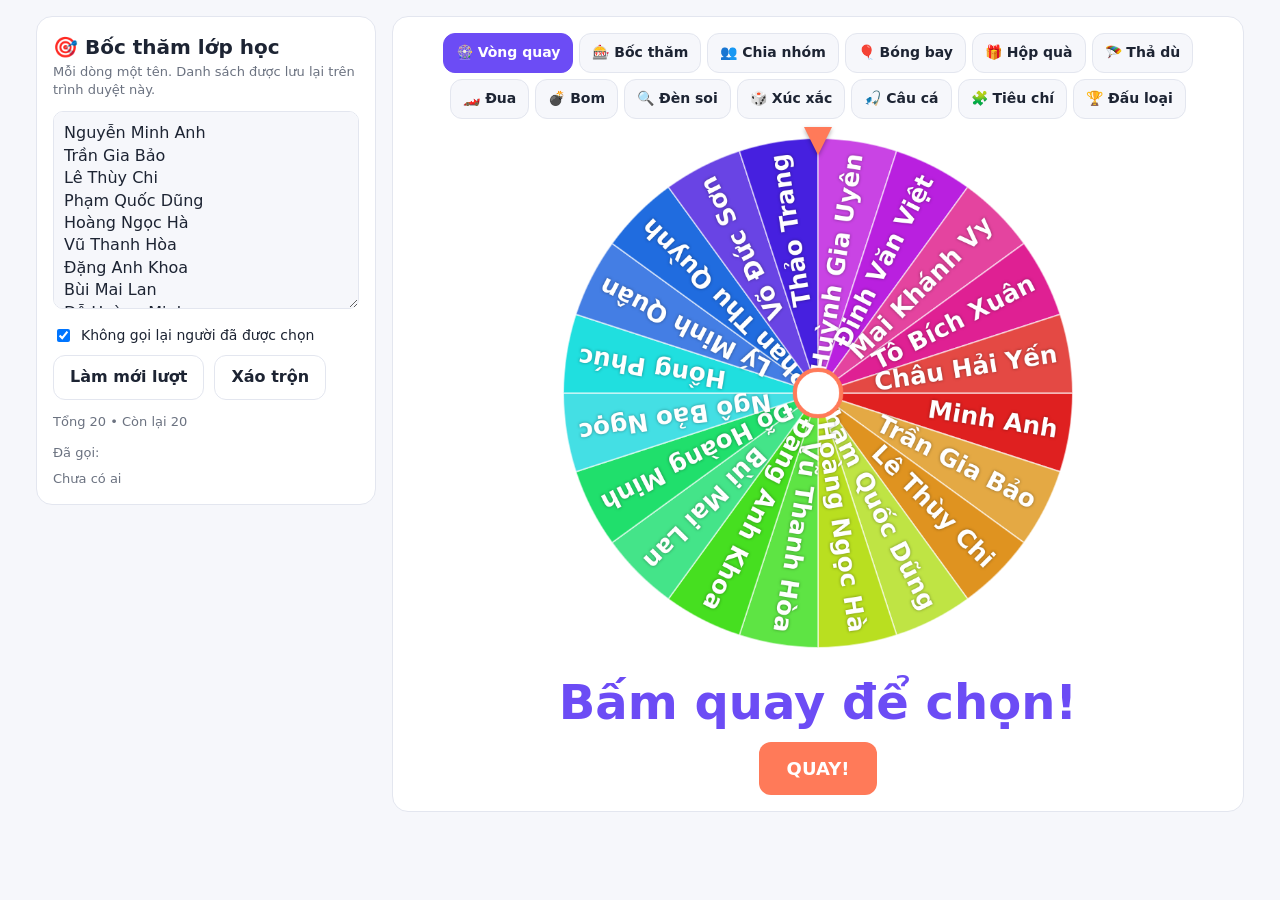
<file: index.html>
<!DOCTYPE html>
<html lang="vi">
<head>
<meta charset="utf-8">
<meta name="viewport" content="width=device-width, initial-scale=1, viewport-fit=cover">
<title>Bốc thăm ngẫu nhiên cho lớp học</title>
<style>
:root{--bg:#f6f7fb;--card:#fff;--tx:#1d2433;--mut:#6b7280;--ac:#6c4cf5;--ac2:#ff7a59;--bd:#e3e6ef;box-sizing:border-box;padding-top:env(safe-area-inset-top,0px);padding-bottom:env(safe-area-inset-bottom,0px)}
@media (prefers-color-scheme:dark){:root:not([data-theme="light"]){--bg:#12141c;--card:#1c202c;--tx:#eef0f6;--mut:#9aa3b5;--bd:#2c3242}}
:root[data-theme="dark"]{--bg:#12141c;--card:#1c202c;--tx:#eef0f6;--mut:#9aa3b5;--bd:#2c3242}
*{box-sizing:border-box}
body{margin:0;background:var(--bg);color:var(--tx);font-family:system-ui,-apple-system,"Segoe UI",Roboto,sans-serif;line-height:1.4}
.wrap{max-width:1000px;margin:0 auto;padding:16px;display:grid;gap:16px;grid-template-columns:1fr}
@media(min-width:820px){.wrap{grid-template-columns:300px 1fr}}
h1{font-size:20px;margin:0 0 2px}
.sub{color:var(--mut);font-size:13px;margin:0 0 12px}
.card{background:var(--card);border:1px solid var(--bd);border-radius:16px;padding:16px}
textarea{width:100%;height:200px;border:1px solid var(--bd);border-radius:10px;padding:10px;background:var(--bg);color:var(--tx);font:inherit;resize:vertical}
label.row{display:flex;gap:8px;align-items:center;font-size:14px;margin:10px 0}
button{font:inherit;cursor:pointer;border:0;border-radius:12px;padding:10px 16px;background:var(--ac);color:#fff;font-weight:600}
button.ghost{background:transparent;color:var(--tx);border:1px solid var(--bd)}
button:disabled{opacity:.5;cursor:default}
.tabs{display:flex;gap:6px;margin-bottom:14px;overflow-x:auto}
.tabs button{background:var(--bg);color:var(--tx);border:1px solid var(--bd);white-space:nowrap}
.tabs button.on{background:var(--ac);color:#fff;border-color:var(--ac)}
.stage{text-align:center}
.wheelbox{position:relative;width:min(100%,380px);margin:0 auto}
canvas{width:100%;height:auto;display:block}
.pin{position:absolute;top:-6px;left:50%;transform:translateX(-50%);width:0;height:0;border-left:14px solid transparent;border-right:14px solid transparent;border-top:28px solid var(--ac2);filter:drop-shadow(0 2px 2px rgba(0,0,0,.3))}
.result{margin:16px 0 6px;min-height:64px;font-size:clamp(28px,7vw,48px);font-weight:800;color:var(--ac);word-break:break-word}
.result.pop{animation:pop .5s}
@keyframes pop{0%{transform:scale(.6);opacity:0}60%{transform:scale(1.15)}100%{transform:scale(1);opacity:1}}
.slot{margin:10px auto;max-width:460px;border:3px dashed var(--ac);border-radius:20px;padding:30px 12px;font-size:clamp(28px,7vw,46px);font-weight:800;min-height:120px;display:flex;align-items:center;justify-content:center;word-break:break-word}
.slot.done{border-style:solid;background:var(--ac);color:#fff;animation:pop .5s}
.big{font-size:18px;padding:14px 28px;background:var(--ac2)}
.groups{display:grid;grid-template-columns:repeat(auto-fill,minmax(150px,1fr));gap:10px;text-align:left;margin-top:14px}
.g{border:1px solid var(--bd);border-radius:12px;padding:10px;background:var(--bg)}
.g b{display:block;color:var(--ac);margin-bottom:4px}
.g div{font-size:14px}
.ctl{display:flex;gap:10px;justify-content:center;align-items:center;flex-wrap:wrap;margin:10px 0}
.ctl input[type=number]{width:70px;padding:8px;border-radius:10px;border:1px solid var(--bd);background:var(--bg);color:var(--tx);font:inherit}
.hist{display:flex;flex-wrap:wrap;gap:6px;margin-top:8px}
.chip{background:var(--bg);border:1px solid var(--bd);border-radius:999px;padding:3px 10px;font-size:13px}
.mut{color:var(--mut);font-size:13px}
.hide{display:none}
.grid{display:grid;grid-template-columns:repeat(auto-fill,minmax(64px,1fr));gap:8px;margin:12px 0}
.cd{font-size:34px;padding:8px;background:var(--bg);border:1px solid var(--bd);filter:hue-rotate(calc(var(--h)*1deg));transition:transform .15s}.cd:hover{transform:scale(1.15)}
.sky{position:relative;height:320px;border-radius:14px;overflow:hidden;background:linear-gradient(#8ecbff,#e6f6ff);margin:10px 0}
.pond{background:linear-gradient(#6ec6e8,#2b7fb8)}
.ch{position:absolute;top:0;text-align:center;font-size:30px;animation:fall linear forwards;color:#1d2433}.ch small{font-size:12px;font-weight:700}
@keyframes fall{to{top:calc(100% - 66px)}}
.fs{position:absolute;left:0;font-size:32px;cursor:pointer;animation:swim linear infinite alternate}
@keyframes swim{to{left:calc(100% - 44px)}}
.lane{position:relative;height:46px;border-bottom:1px dashed var(--bd);text-align:left}.ln{position:absolute;left:4px;top:0;font-size:12px;color:var(--mut)}.rr{position:absolute;left:0;top:12px;font-size:26px;transition:left .11s linear}
.dark{background:#0b0d14;padding:10px;border-radius:14px;grid-template-columns:repeat(auto-fill,minmax(88px,1fr))}
.sc{padding:10px 4px;border-radius:10px;background:#161a26;color:#3a4156;font-weight:700;font-size:14px;transition:.1s}.sc.lit{background:#fff3b0;color:#222;box-shadow:0 0 22px #ffe066}.sc.win{background:#ffd43b;color:#111;transform:scale(1.12);box-shadow:0 0 30px #ffd43b}
body{overflow-x:hidden}
.wrap{padding:12px;gap:12px;grid-template-columns:minmax(0,1fr)}
.wrap>section:first-child{order:2}
.tabs{flex-wrap:wrap;justify-content:center;overflow:visible}
.tabs button{padding:8px 12px;font-size:14px;min-height:40px}
button{min-height:44px;touch-action:manipulation}
textarea{height:clamp(120px,22vh,220px)}
.sky{height:clamp(240px,60vw,340px)}
.groups{grid-template-columns:repeat(auto-fill,minmax(130px,1fr))}
@media(max-width:480px){.grid{grid-template-columns:repeat(auto-fill,minmax(56px,1fr))}.dark{grid-template-columns:repeat(auto-fill,minmax(76px,1fr))}.sc{font-size:13px}.card{padding:12px}.ctl{gap:8px}.big{width:100%}.slot{padding:22px 10px;min-height:96px}}
@media(min-width:820px){.wrap{padding:16px;gap:16px;grid-template-columns:300px minmax(0,1fr);align-items:start}.wrap>section:first-child{order:0;position:sticky;top:16px;max-height:calc(100vh - 32px);overflow:auto}}
@media(min-width:1100px){.wrap{max-width:1240px;grid-template-columns:340px minmax(0,1fr)}.wheelbox{width:min(100%,520px)}}
</style>
</head>
<body>
<div class="wrap">
  <section class="card">
    <h1>🎯 Bốc thăm lớp học</h1>
    <p class="sub">Mỗi dòng một tên. Danh sách được lưu lại trên trình duyệt này.</p>
    <textarea id="names" spellcheck="false" aria-label="Danh sách học viên"></textarea>
    <label class="row"><input type="checkbox" id="uniq" checked> Không gọi lại người đã được chọn</label>
    <div class="ctl" style="justify-content:flex-start;margin:0">
      <button class="ghost" id="reset">Làm mới lượt</button>
      <button class="ghost" id="shuf">Xáo trộn</button>
    </div>
    <p class="mut" id="count"></p>
    <div class="mut">Đã gọi:</div>
    <div class="hist" id="hist"></div>
  </section>

  <section class="card stage">
    <div class="tabs" id="tabs">
      <button data-t="wheel" class="on">🎡 Vòng quay</button>
      <button data-t="slot">🎰 Bốc thăm</button>
      <button data-t="group">👥 Chia nhóm</button>
      <button data-t="balloon">🎈 Bóng bay</button>
      <button data-t="gift">🎁 Hộp quà</button>
      <button data-t="para">🪂 Thả dù</button>
      <button data-t="race">🏎️ Đua</button>
      <button data-t="bomb">💣 Bom</button>
      <button data-t="spot">🔍 Đèn soi</button>
      <button data-t="dice">🎲 Xúc xắc</button>
      <button data-t="fish">🎣 Câu cá</button>
      <button data-t="crit">🧩 Tiêu chí</button>
      <button data-t="bracket">🏆 Đấu loại</button>
    </div>

    <div id="p-wheel">
      <div class="wheelbox"><canvas id="cv" width="760" height="760"></canvas><div class="pin"></div></div>
      <div class="result" id="wres">Bấm quay để chọn!</div>
      <button class="big" id="spin">QUAY!</button>
    </div>

    <div id="p-slot" class="hide">
      <div class="slot" id="sl">?</div>
      <button class="big" id="draw">GỌI TÊN!</button>
    </div>

    <div id="p-balloon" class="hide"><p class="mut">Chạm vào một quả bóng để làm nổ!</p><div class="grid" id="bl"></div><div class="result" id="blr"></div><button id="blb">Thổi bóng mới</button></div>
    <div id="p-gift" class="hide"><p class="mut">Mở hộp quà: ra tên và nhiệm vụ bất ngờ!</p><div class="grid" id="gf"></div><div class="result" id="gfr" style="font-size:26px"></div><button id="gfb">Gói quà mới</button></div>
    <div id="p-para" class="hide"><div class="sky" id="sk"></div><div class="result" id="par"></div><button class="big" id="pab">THẢ DÙ!</button></div>
    <div id="p-race" class="hide"><div id="rc"></div><div class="result" id="rcr"></div><button class="big" id="rcb">XUẤT PHÁT!</button></div>
    <div id="p-bomb" class="hide"><div class="slot" id="bm">💣</div><button class="big" id="bmb">CHUYỀN BOM!</button></div>
    <div id="p-spot" class="hide"><div class="grid dark" id="sp"></div><button class="big" id="spb">SOI ĐÈN!</button></div>
    <div id="p-dice" class="hide"><div class="slot" id="dc">🎲</div><div class="result" id="dct" style="font-size:24px"></div><button class="big" id="dcb">GIEO XÚC XẮC!</button></div>
    <div id="p-fish" class="hide"><div class="sky pond" id="pd"></div><div class="result" id="fir"></div><button class="big" id="fib">THẢ CÁ!</button></div>
    <div id="p-crit" class="hide"><div class="slot" id="cr" style="font-size:24px;min-height:80px">?</div><div class="result" id="crr"></div><button class="big" id="crb">CHỌN TIÊU CHÍ</button></div>
    <div id="p-bracket" class="hide"><div id="br"></div><div class="ctl"><button class="big" id="brb">TẠO NHÁNH ĐẤU</button><button class="ghost" id="brn" disabled>Đấu vòng tiếp ▶</button></div></div>

    <div id="p-group" class="hide">
      <div class="ctl">
        <label>Chia theo:
          <select id="gmode" style="padding:8px;border-radius:10px;border:1px solid var(--bd);background:var(--bg);color:var(--tx);font:inherit">
            <option value="n">số nhóm</option><option value="s">số người mỗi nhóm</option>
          </select>
        </label>
        <input type="number" id="gnum" min="1" value="4">
        <button id="mk">Chia nhóm</button>
      </div>
      <div class="groups" id="gout"></div>
    </div>
  </section>
</div>

<script>
const $=s=>document.querySelector(s);
const KEY="picker-names-v2";
const DEF="Nguyễn Minh Anh\nTrần Gia Bảo\nLê Thùy Chi\nPhạm Quốc Dũng\nHoàng Ngọc Hà\nVũ Thanh Hòa\nĐặng Anh Khoa\nBùi Mai Lan\nĐỗ Hoàng Minh\nNgô Bảo Ngọc\nDương Hồng Phúc\nLý Minh Quân\nPhan Thu Quỳnh\nVõ Đức Sơn\nTrương Thảo Trang\nHuỳnh Gia Uyên\nĐinh Văn Việt\nMai Khánh Vy\nTô Bích Xuân\nChâu Hải Yến";
let picked=[],spinning=false,rot=0;

function load(){try{return localStorage.getItem(KEY)}catch(e){return null}}
function save(){try{localStorage.setItem(KEY,$("#names").value)}catch(e){}}
function names(){return [...new Set($("#names").value.split("\n").map(s=>s.trim()).filter(Boolean))]}
function pool(){const a=names();return $("#uniq").checked?a.filter(n=>!picked.includes(n)):a}
function pickOne(){const p=pool();return p.length?p[Math.floor(Math.random()*p.length)]:null}
function shuffle(a){a=a.slice();for(let i=a.length-1;i>0;i--){const j=Math.floor(Math.random()*(i+1));[a[i],a[j]]=[a[j],a[i]]}return a}

function refresh(){
  const all=names(),p=pool();
  picked=picked.filter(n=>all.includes(n));
  $("#count").textContent=`Tổng ${all.length} • Còn lại ${p.length}`;
  $("#hist").innerHTML=picked.map(n=>`<span class="chip">${esc(n)}</span>`).join("")||'<span class="mut">Chưa có ai</span>';
  drawWheel();
}
function esc(s){return s.replace(/[&<>"]/g,c=>({"&":"&amp;","<":"&lt;",">":"&gt;",'"':"&quot;"}[c]))}
function record(n){if(!picked.includes(n))picked.push(n);refresh()}

/* Wheel */
function drawWheel(){
  const cv=$("#cv"),c=cv.getContext("2d"),W=cv.width,R=W/2-8,p=pool();
  c.clearRect(0,0,W,W);
  const cs=getComputedStyle(document.documentElement);
  if(!p.length){c.fillStyle=cs.getPropertyValue("--mut");c.font="bold 34px system-ui";c.textAlign="center";c.fillText("Hết danh sách",W/2,W/2);return}
  const seg=2*Math.PI/p.length;
  c.save();c.translate(W/2,W/2);
  p.forEach((n,i)=>{
    const a=rot+i*seg;
    c.beginPath();c.moveTo(0,0);c.arc(0,0,R,a,a+seg);c.closePath();
    c.fillStyle=`hsl(${(i*360/p.length*1.0+(i%2)*20)%360} 75% ${i%2?58:50}%)`;c.fill();
    c.strokeStyle="rgba(255,255,255,.6)";c.lineWidth=2;c.stroke();
    c.save();c.rotate(a+seg/2);c.textAlign="right";c.fillStyle="#fff";
    c.font=`bold ${Math.max(20,Math.min(36,330/Math.sqrt(p.length)/1.5))}px system-ui`;
    c.shadowColor="rgba(0,0,0,.4)";c.shadowBlur=4;
    const w=n.split(/\s+/);let t=n.length>14&&w.length>2?w.slice(-2).join(" "):n;if(t.length>16)t=t.slice(0,15)+"…";
    c.fillText(t,R-18,10);c.restore();
  });
  c.beginPath();c.arc(0,0,34,0,7);c.fillStyle=cs.getPropertyValue("--card");c.fill();
  c.strokeStyle="#ff7a59";c.lineWidth=6;c.stroke();
  c.restore();
}
$("#spin").onclick=()=>{
  if(spinning)return;
  const p=pool();if(!p.length){$("#wres").textContent="Hết danh sách! Bấm “Làm mới lượt”.";return}
  const i=Math.floor(Math.random()*p.length),seg=2*Math.PI/p.length;
  const jitter=(Math.random()-.5)*seg*.7;
  let target=1.5*Math.PI-(i+.5)*seg+jitter;
  const start=rot,turns=5+Math.floor(Math.random()*3);
  target+=2*Math.PI*Math.ceil((start-target)/(2*Math.PI))+2*Math.PI*turns;
  const dur=4500+Math.random()*1500,t0=performance.now();
  spinning=true;$("#spin").disabled=true;$("#wres").textContent="…";$("#wres").classList.remove("pop");
  (function f(now){
    const k=Math.min(1,(now-t0)/dur),e=1-Math.pow(1-k,4);
    rot=start+(target-start)*e;drawWheel();
    if(k<1)requestAnimationFrame(f);
    else{spinning=false;$("#spin").disabled=false;rot%=2*Math.PI;
      const r=$("#wres");r.textContent="🎉 "+p[i];void r.offsetWidth;r.classList.add("pop");record(p[i]);}
  })(t0);
};

/* Slot */
let drawing=false;
$("#draw").onclick=()=>{
  if(drawing)return;
  const p=pool(),s=$("#sl");
  if(!p.length){s.textContent="Hết danh sách!";return}
  const win=p[Math.floor(Math.random()*p.length)];
  drawing=true;$("#draw").disabled=true;s.classList.remove("done");
  let d=50,n=0;const total=22+Math.floor(Math.random()*8);
  (function step(){
    n++;
    if(n>=total){s.textContent=win;s.classList.add("done");drawing=false;$("#draw").disabled=false;record(win);return}
    s.textContent=p[Math.floor(Math.random()*p.length)];
    d*=1.09;setTimeout(step,d);
  })();
};

/* Groups */
$("#mk").onclick=()=>{
  const a=shuffle(names());if(!a.length)return;
  let v=Math.max(1,parseInt($("#gnum").value)||1);
  const k=$("#gmode").value==="n"?Math.min(v,a.length):Math.ceil(a.length/v);
  const gs=Array.from({length:k},()=>[]);
  a.forEach((n,i)=>gs[i%k].push(n));
  $("#gout").innerHTML=gs.map((g,i)=>`<div class="g"><b>Nhóm ${i+1} (${g.length})</b>${g.map(n=>`<div>${esc(n)}</div>`).join("")}</div>`).join("");
};

/* Extra modes */
let G=0,AC;const sleep=ms=>new Promise(r=>setTimeout(r,ms));
function beep(f=600,d=.08){try{AC=AC||new(window.AudioContext||window.webkitAudioContext)();const o=AC.createOscillator(),g=AC.createGain();o.frequency.value=f;g.gain.value=.08;o.connect(g);g.connect(AC.destination);o.start();o.stop(AC.currentTime+d)}catch(e){}}
const TASKS=["trả lời câu hỏi của thầy/cô","giải thích bài cho cả lớp","kể một ví dụ thực tế","đặt một câu hỏi cho bạn","diễn tả từ khóa không lời","vẽ nhanh ý chính lên bảng","tóm tắt bài trong 1 câu","được dùng quyền cầu cứu bạn","đọc to đoạn đầu bài","tìm lỗi sai trên bảng"];
const rt=()=>TASKS[Math.floor(Math.random()*TASKS.length)];
function win(el,n,extra=""){el.textContent="🎉 "+n+extra;el.classList.remove("pop");void el.offsetWidth;el.classList.add("pop");record(n)}
function cards(gid,emo,rid,task){
  const p=shuffle(pool()).slice(0,30),g=$(gid),r=$(rid);r.textContent="";
  g.innerHTML=p.length?"":'<span class="mut">Hết danh sách!</span>';
  p.forEach((n,i)=>{const b=document.createElement("button");b.className="cd";b.textContent=emo;b.style.setProperty("--h",(i*47)%360);
    b.onclick=()=>{b.textContent=task?"✨":"💥";b.disabled=true;beep(220,.15);win(r,n,task?" — "+rt():"");if(!task)setTimeout(()=>b.style.visibility="hidden",350)};g.appendChild(b)});
}
$("#blb").onclick=()=>cards("#bl","🎈","#blr",0);
$("#gfb").onclick=()=>cards("#gf","🎁","#gfr",1);

$("#pab").onclick=()=>{const p=shuffle(pool()).slice(0,30),s=$("#sk"),r=$("#par");r.textContent="";s.innerHTML="";if(!p.length){r.textContent="Hết danh sách!";return}
  let done=false;p.forEach((n,i)=>{const d=document.createElement("div");d.className="ch";d.style.left=(i*100/p.length)+"%";d.style.width=100/p.length+"%";d.style.animationDuration=(3+Math.random()*4)+"s";d.textContent="🪂";d.style.fontSize=Math.max(18,Math.min(30,300/p.length))+"px";d.onanimationend=()=>{if(done)return;done=true;beep(700,.3);win(r,n)};s.appendChild(d)})};

$("#rcb").onclick=async()=>{const g=++G,p=shuffle(pool()).slice(0,30),E=["🐎","🐢","🐇","🚗","🚀","🐕","🦆","🛵"],o=$("#rc"),r=$("#rcr");r.textContent="";
  if(!p.length){r.textContent="Hết danh sách!";return}
  const H=Math.max(22,Math.min(46,340/p.length));o.innerHTML=p.map((n,i)=>`<div class="lane" style="height:${H}px"><span class="rr" id="rr${i}" style="top:${H*.12}px;font-size:${H*.65}px;white-space:nowrap">${E[i%E.length]}<small style="font-size:${Math.min(13,H*.5)}px;color:var(--mut);margin-left:4px">${esc(n)}</small></span></div>`).join("");
  const pos=p.map(()=>0);
  while(g===G){await sleep(110);let w=-1;pos.forEach((_,i)=>{pos[i]+=Math.random()*3.2;$("#rr"+i).style.left=Math.min(pos[i],78)+"%";if(pos[i]>=78&&w<0)w=i});if(w>=0){beep(800,.3);win(r,p[w]);break}}};

$("#bmb").onclick=async()=>{const g=++G,p=pool(),b=$("#bm");b.classList.remove("done");if(!p.length){b.textContent="Hết danh sách!";return}
  const end=Date.now()+4000+Math.random()*6000;let last=0,i;
  while(g===G){const left=end-Date.now();if(left<=0)break;do{i=Math.floor(Math.random()*p.length)}while(i===last&&p.length>1);last=i;b.textContent="💣 "+p[i];beep(400+Math.max(0,6000-left)/12,.05);await sleep(Math.max(120,left/8))}
  if(g===G){b.textContent="💥 "+p[last];b.classList.add("done");beep(120,.5);record(p[last])}};

$("#spb").onclick=async()=>{const g=++G,p=shuffle(pool()).slice(0,24),s=$("#sp");s.innerHTML=p.map(n=>`<div class="sc">${esc(n)}</div>`).join("");if(!p.length){s.textContent="Hết danh sách!";return}
  const c=[...s.children];let d=60,last=0,i=0;const steps=18+Math.floor(Math.random()*10);
  for(let k=0;k<steps&&g===G;k++){c[last].classList.remove("lit");i=Math.floor(Math.random()*p.length);c[i].classList.add("lit");last=i;beep(500,.03);await sleep(d);d*=1.12}
  if(g===G){c[i].classList.add("win");beep(800,.3);record(p[i])}};

$("#dcb").onclick=async()=>{const g=++G,p=pool(),d=$("#dc"),t=$("#dct");d.classList.remove("done");t.textContent="";if(!p.length){d.textContent="Hết danh sách!";return}
  const F="⚀⚁⚂⚃⚄⚅";for(let k=0;k<14&&g===G;k++){d.textContent=F[k%6]+" "+p[Math.floor(Math.random()*p.length)];beep(300+k*20,.04);await sleep(60+k*14)}
  if(g===G){const n=p[Math.floor(Math.random()*p.length)];d.textContent="🎲 "+n;d.classList.add("done");t.textContent="Nhiệm vụ: "+rt();record(n)}};

$("#fib").onclick=()=>{const p=shuffle(pool()).slice(0,30),s=$("#pd"),r=$("#fir");s.innerHTML="";r.textContent=p.length?"Bấm vào một chú cá để câu!":"Hết danh sách!";
  p.forEach((n,i)=>{const d=document.createElement("div");d.className="fs";d.style.top=((i%10)*9+2)+"%";d.style.animationDuration=(3+Math.random()*4)+"s";d.style.animationDelay="-"+Math.random()*5+"s";d.textContent="🐟";
    d.onclick=()=>{d.textContent="🎣";d.style.animationPlayState="paused";beep(500,.2);win(r,n)};s.appendChild(d)})};

$("#crb").onclick=async()=>{const a=names(),p=pool(),c=$("#cr"),r=$("#crr");r.textContent="";if(!p.length){c.textContent="Hết danh sách!";return}
  const idx=n=>a.indexOf(n)+1,L=n=>n[0].toUpperCase(),ls=[...new Set(p.map(L))],ch=ls[Math.floor(Math.random()*ls.length)],t=1+Math.floor(Math.random()*3);
  const o=[["Số thứ tự chẵn",n=>idx(n)%2===0],["Số thứ tự lẻ",n=>idx(n)%2===1],["Tên bắt đầu bằng chữ “"+ch+"”",n=>L(n)===ch],["Tổ "+t+" (chia danh sách làm 3 tổ)",n=>Math.ceil(idx(n)*3/a.length)===t]].filter(x=>p.some(x[1]));
  const k=o[Math.floor(Math.random()*o.length)],sub=p.filter(k[1]);c.textContent="🧩 "+k[0]+" ("+sub.length+" người)";beep(500,.1);await sleep(1400);
  win(r,sub[Math.floor(Math.random()*sub.length)])};

let BR=null;
function showBr(){$("#br").innerHTML=(BR.h.length?"":'<p class="mut">Thí sinh: '+BR.cur.map(esc).join(", ")+"</p>")+BR.h.map((rd,i)=>`<div class="g" style="margin:6px 0"><b>Vòng ${i+1}</b>${rd.map(m=>`<div>${esc(m[0])} ⚔ ${m[1]?esc(m[1]):"(miễn đấu)"} → <b style="display:inline">${esc(m[2])}</b></div>`).join("")}</div>`).join("")+(BR.cur.length===1&&BR.h.length?`<div class="result pop">🏆 ${esc(BR.cur[0])}</div>`:"")}
$("#brb").onclick=()=>{const p=shuffle(pool()).slice(0,32);if(p.length<2){$("#br").innerHTML='<p class="mut">Cần ít nhất 2 người trong danh sách.</p>';return}BR={cur:p,h:[]};showBr();$("#brn").disabled=false};
$("#brn").onclick=()=>{if(!BR||BR.cur.length<2)return;const m=[],nx=[];for(let i=0;i<BR.cur.length;i+=2){const a=BR.cur[i],b=BR.cur[i+1],w=b===undefined?a:(Math.random()<.5?a:b);m.push([a,b,w]);nx.push(w)}BR.h.push(m);BR.cur=nx;beep(500,.1);showBr();if(nx.length===1){$("#brn").disabled=true;beep(800,.4);record(nx[0])}};

/* UI */
$("#tabs").onclick=e=>{
  const t=e.target.dataset.t;if(!t)return;
  document.querySelectorAll("#tabs button").forEach(b=>b.classList.toggle("on",b===e.target));
  G++;document.querySelectorAll("[id^=p-]").forEach(x=>x.classList.toggle("hide",x.id!=="p-"+t));
  if(t==="balloon"&&!$("#bl").children.length)$("#blb").click();
  if(t==="gift"&&!$("#gf").children.length)$("#gfb").click();
};
$("#names").oninput=()=>{save();refresh()};
$("#uniq").onchange=refresh;
$("#reset").onclick=()=>{picked=[];$("#wres").textContent="Bấm quay để chọn!";$("#sl").textContent="?";$("#sl").classList.remove("done");refresh()};
$("#shuf").onclick=()=>{$("#names").value=shuffle(names()).join("\n");save();refresh()};

$("#names").value=load()||DEF;
refresh();
</script>
</body>
</html>
</file>
